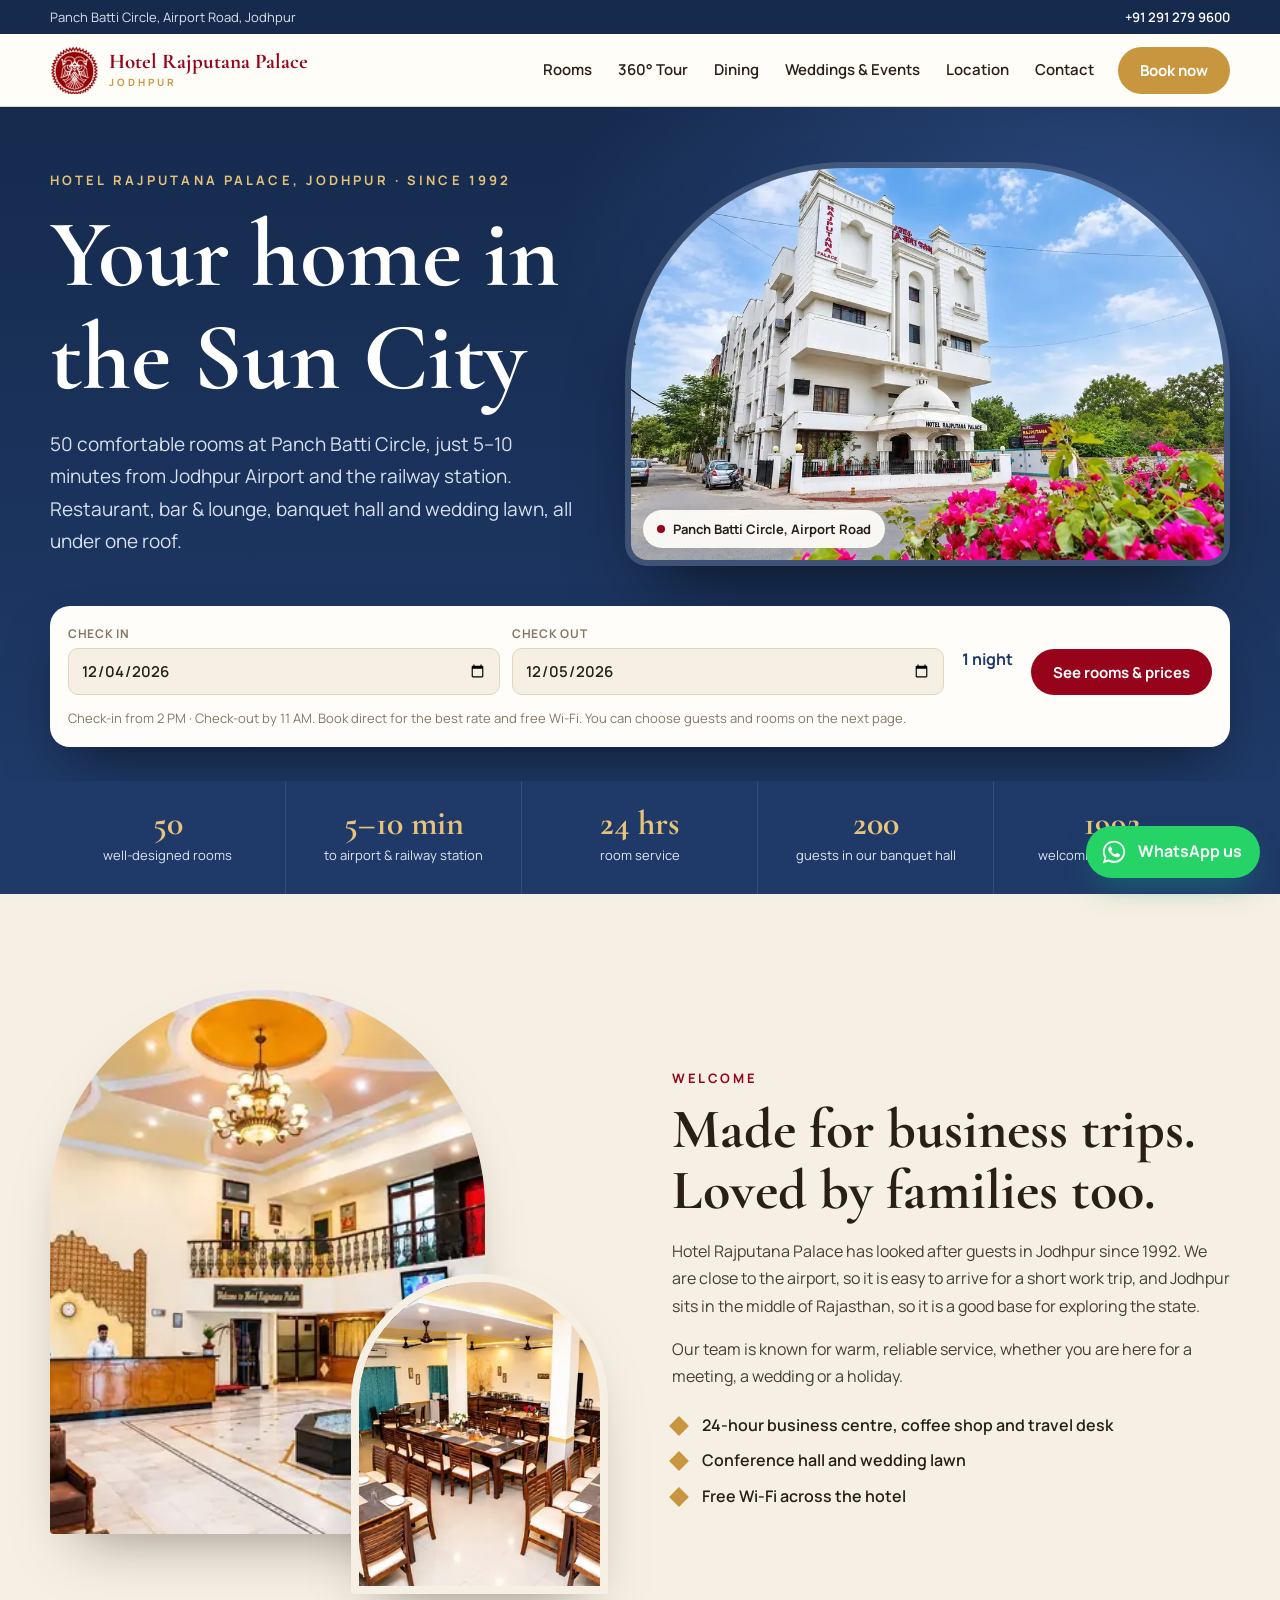
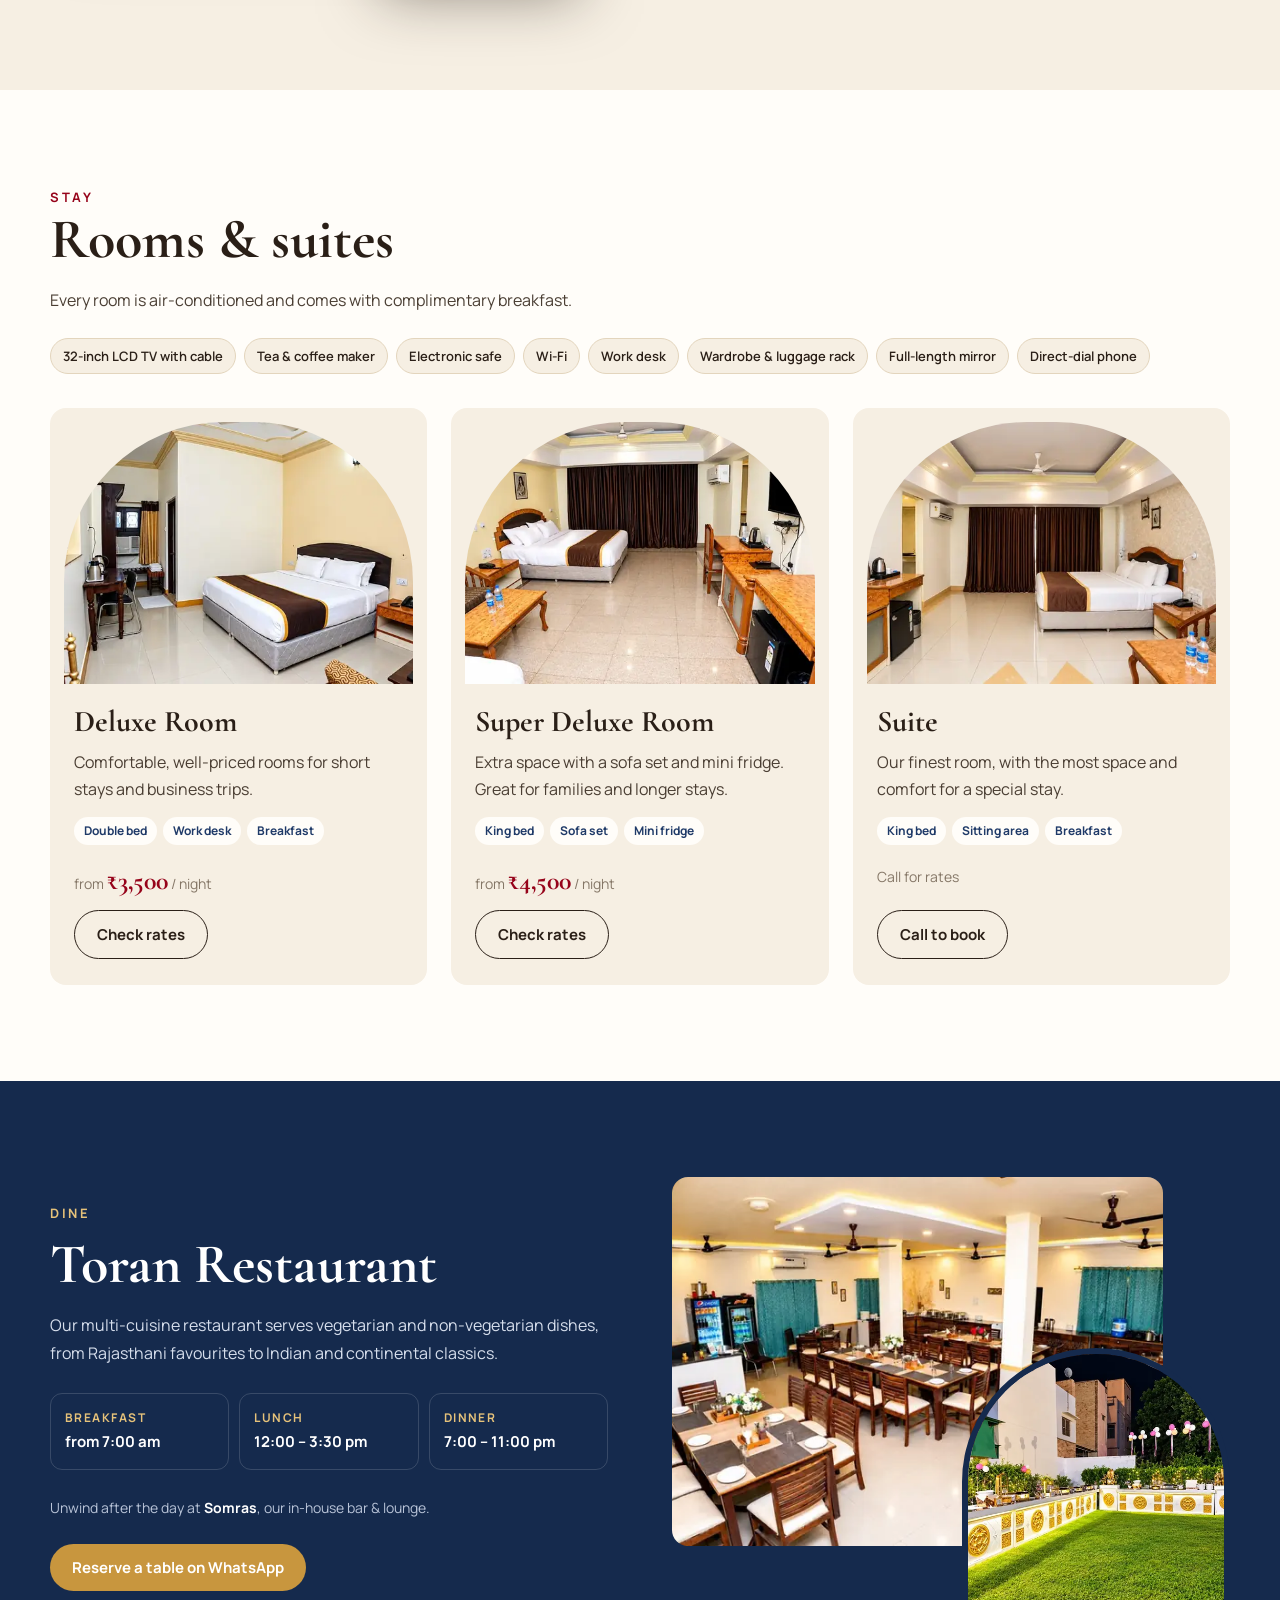
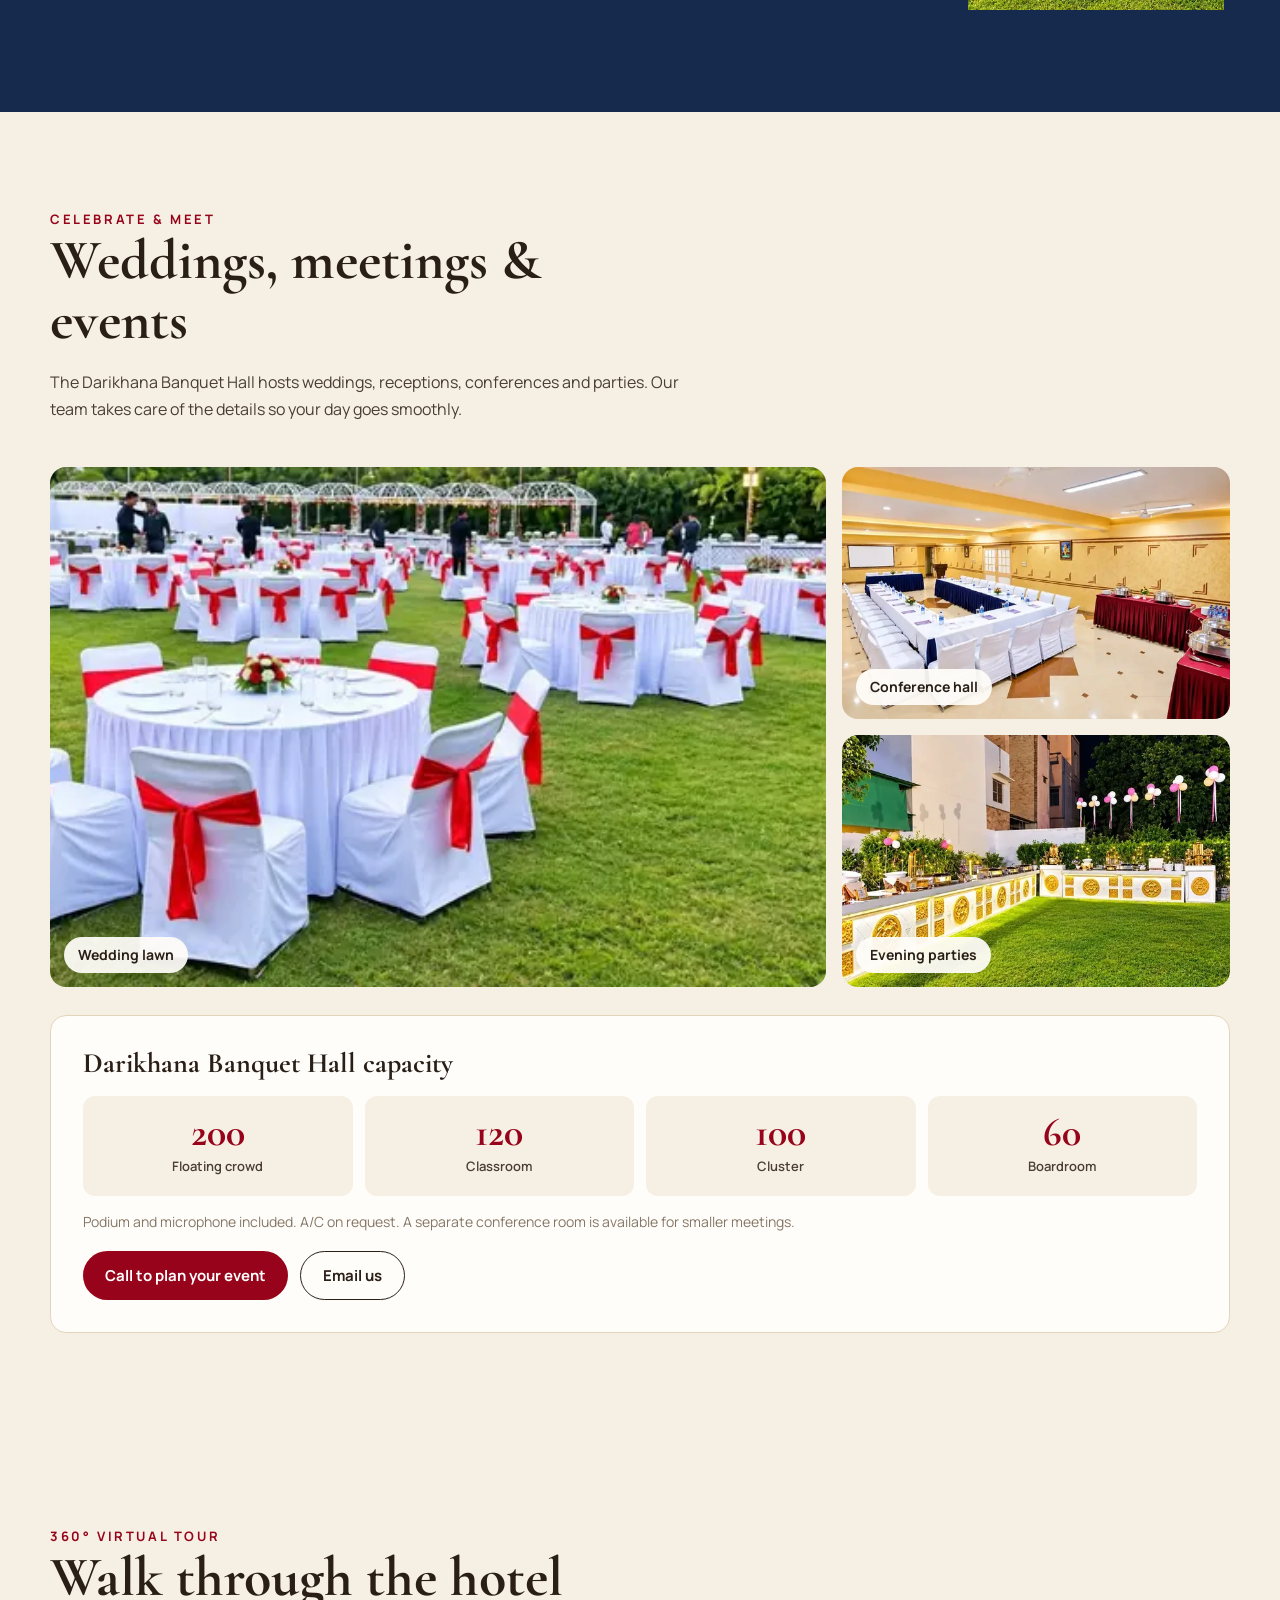
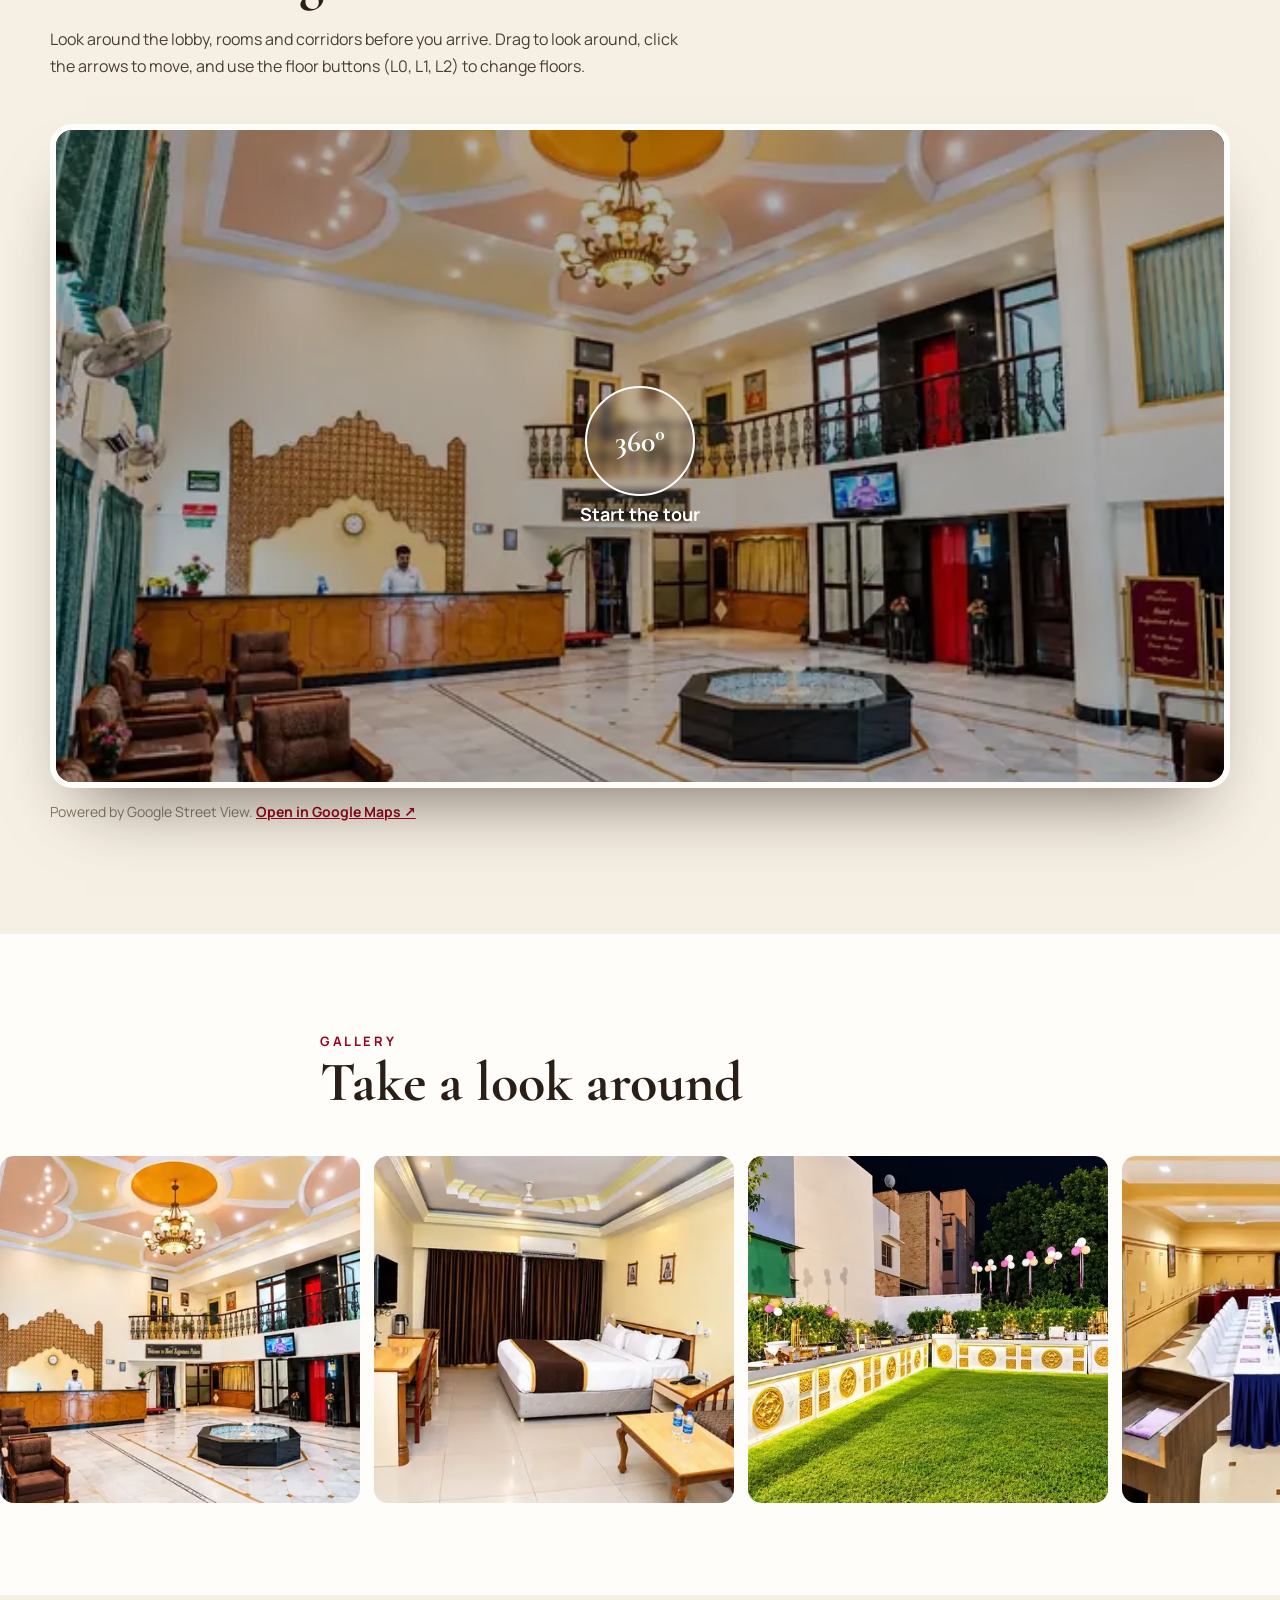
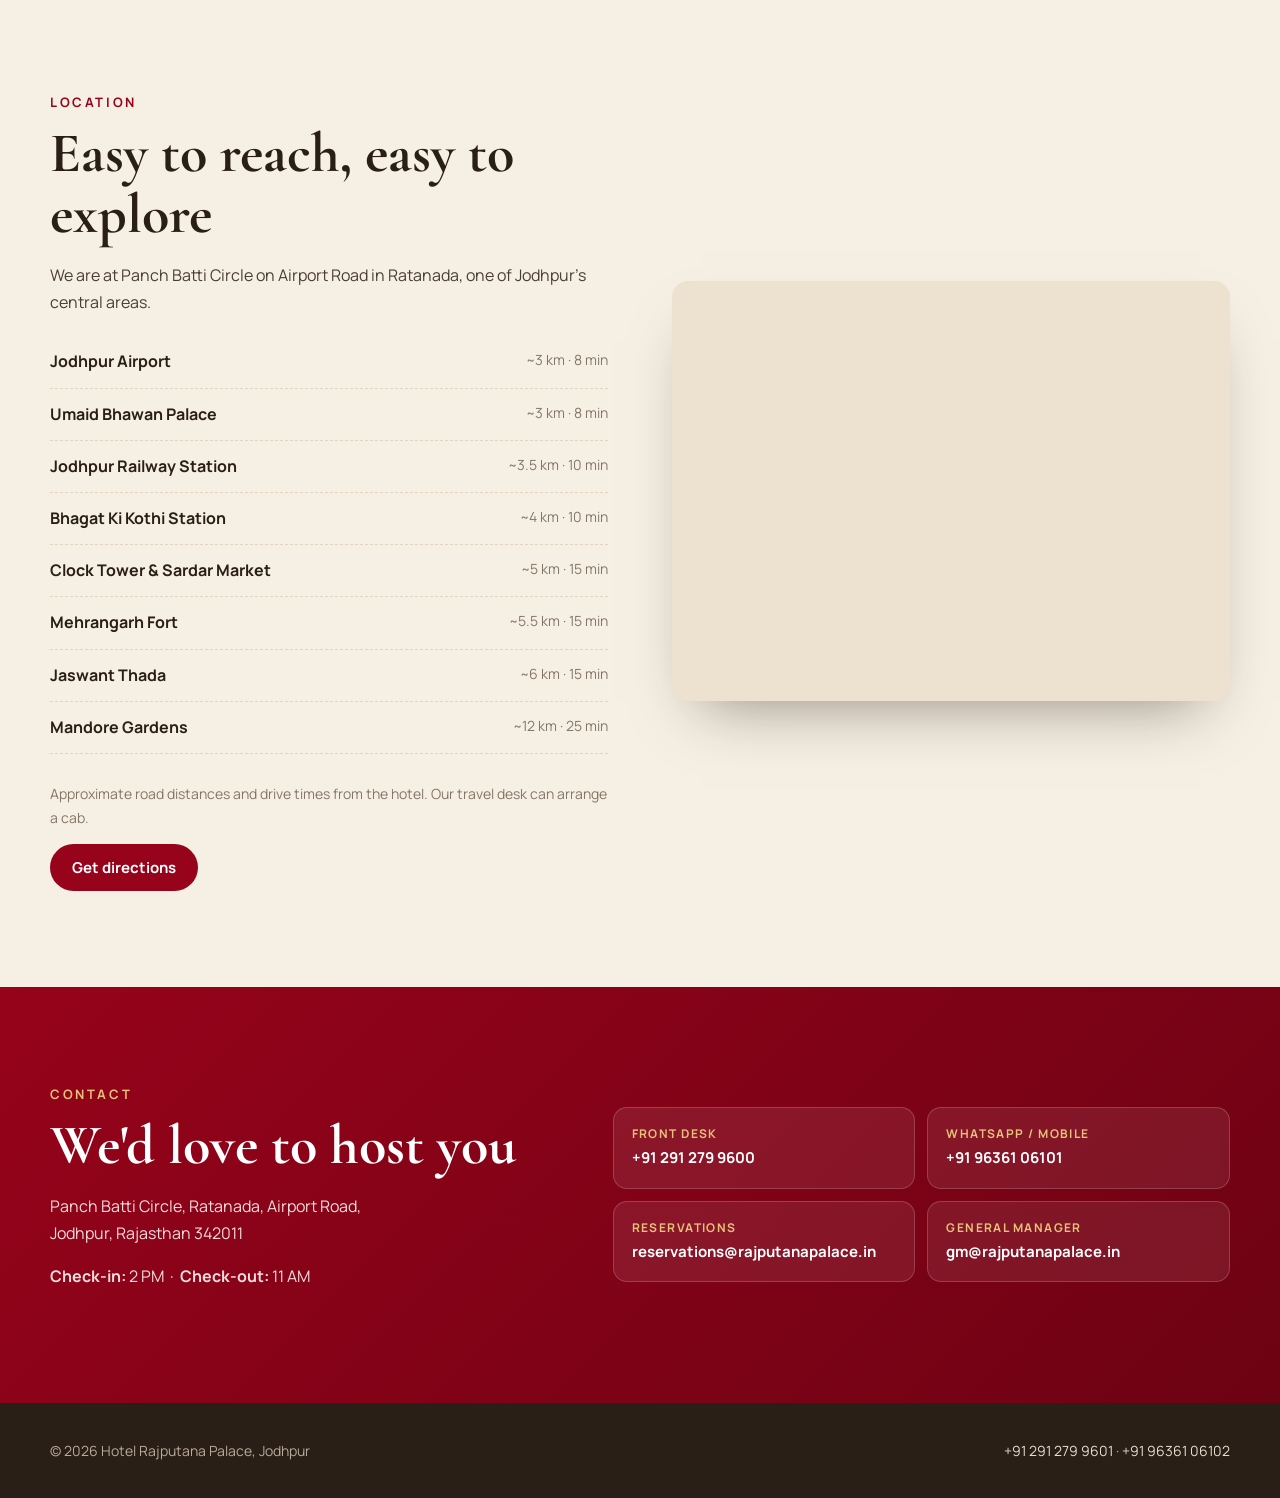
<file: index.html>
<!doctype html>
<html lang="en">
<head>
<meta charset="utf-8">
<meta name="viewport" content="width=device-width, initial-scale=1">
<title>Hotel Rajputana Palace Jodhpur | 3-Star Hotel near Airport</title>
<meta name="description" content="3-star hotel at Panch Batti Circle, Jodhpur, 5–10 min from the airport. 50 rooms, restaurant, bar &amp; lounge, banquet hall and wedding lawn. Book direct.">
<meta property="og:type" content="website">
<meta property="og:site_name" content="Hotel Rajputana Palace">
<meta property="og:title" content="Hotel Rajputana Palace, Jodhpur · Since 1992">
<meta property="og:description" content="50 comfortable rooms at Panch Batti Circle, 5–10 minutes from Jodhpur Airport. Restaurant, bar &amp; lounge, banquet hall and wedding lawn. Book direct for the best rate.">
<meta property="og:url" content="https://rajputanapalace.in/">
<meta property="og:image" content="https://rajputanapalace.in/og-image.jpg">
<meta property="og:image:secure_url" content="https://rajputanapalace.in/og-image.jpg">
<meta property="og:image:type" content="image/jpeg">
<meta property="og:image:width" content="1200">
<meta property="og:image:height" content="630">
<meta property="og:image:alt" content="Hotel Rajputana Palace building in Jodhpur with pink bougainvillea">
<meta property="og:locale" content="en_IN">
<meta name="twitter:card" content="summary_large_image">
<meta name="twitter:title" content="Hotel Rajputana Palace, Jodhpur · Since 1992">
<meta name="twitter:description" content="50 rooms, restaurant, bar &amp; lounge, banquet hall and wedding lawn, 5–10 minutes from Jodhpur Airport.">
<meta name="twitter:image" content="https://rajputanapalace.in/og-image.jpg">
<link rel="canonical" href="https://rajputanapalace.in/">
<meta name="theme-color" content="#1f3a68">
<link rel="preload" as="image" href="assets/new/hero-exterior-clean-1000.webp" imagesrcset="assets/new/hero-exterior-clean-600.webp 600w, assets/new/hero-exterior-clean-1000.webp 1000w, assets/new/hero-exterior-clean.webp 1600w" imagesizes="(max-width:900px) 100vw, 50vw" fetchpriority="high">
<link rel="icon" href="assets/new/emblem.png">
<link rel="preconnect" href="https://fonts.googleapis.com">
<link rel="preconnect" href="https://fonts.gstatic.com" crossorigin>
<link href="https://fonts.googleapis.com/css2?family=Cormorant+Garamond:wght@500;600;700&family=Manrope:wght@400;500;600;700&display=swap" rel="stylesheet">
<link rel="stylesheet" href="styles.css?v=20261121">
<script type="application/ld+json">
{
 "@context": "https://schema.org",
 "@type": "Hotel",
 "name": "Hotel Rajputana Palace",
 "url": "https://rajputanapalace.in/",
 "image": [
  "https://rajputanapalace.in/og-image.jpg",
  "https://rajputanapalace.in/assets/new/hero-exterior-crop.jpg",
  "https://rajputanapalace.in/assets/new/lobby-hd.jpg"
 ],
 "logo": "https://rajputanapalace.in/assets/new/emblem.png",
 "description": "3-star hotel in Jodhpur at Panch Batti Circle, 5–10 minutes from Jodhpur Airport and the railway station, with 50 rooms, a restaurant, bar & lounge, banquet hall and wedding lawn.",
 "starRating": {
  "@type": "Rating",
  "ratingValue": "3"
 },
 "numberOfRooms": 50,
 "checkinTime": "14:00",
 "checkoutTime": "11:00",
 "foundingDate": "1992",
 "priceRange": "₹3,500 – ₹4,800",
 "currenciesAccepted": "INR",
 "telephone": "+91-291-2799600",
 "email": "reservations@rajputanapalace.in",
 "address": {
  "@type": "PostalAddress",
  "streetAddress": "Panch Batti Circle, Ratanada, Airport Road",
  "addressLocality": "Jodhpur",
  "addressRegion": "Rajasthan",
  "postalCode": "342011",
  "addressCountry": "IN"
 },
 "geo": {
  "@type": "GeoCoordinates",
  "latitude": 26.2664596,
  "longitude": 73.0381709
 },
 "hasMap": "https://www.google.com/maps/search/?api=1&query=Hotel+Rajputana+Palace+Jodhpur",
 "amenityFeature": [
  {
   "@type": "LocationFeatureSpecification",
   "name": "Free Wi-Fi",
   "value": true
  },
  {
   "@type": "LocationFeatureSpecification",
   "name": "Air conditioning",
   "value": true
  },
  {
   "@type": "LocationFeatureSpecification",
   "name": "Complimentary breakfast",
   "value": true
  },
  {
   "@type": "LocationFeatureSpecification",
   "name": "24-hour room service",
   "value": true
  },
  {
   "@type": "LocationFeatureSpecification",
   "name": "Restaurant",
   "value": true
  },
  {
   "@type": "LocationFeatureSpecification",
   "name": "Bar & lounge",
   "value": true
  },
  {
   "@type": "LocationFeatureSpecification",
   "name": "Banquet hall",
   "value": true
  },
  {
   "@type": "LocationFeatureSpecification",
   "name": "Conference hall",
   "value": true
  },
  {
   "@type": "LocationFeatureSpecification",
   "name": "Wedding lawn",
   "value": true
  },
  {
   "@type": "LocationFeatureSpecification",
   "name": "24-hour business centre",
   "value": true
  },
  {
   "@type": "LocationFeatureSpecification",
   "name": "Travel desk",
   "value": true
  },
  {
   "@type": "LocationFeatureSpecification",
   "name": "Electronic safe in rooms",
   "value": true
  }
 ],
 "potentialAction": {
  "@type": "ReserveAction",
  "target": "https://reservations.hotel-spider.com/036655c560053c06?propertyId=420"
 },
 "containsPlace": {
  "@type": "Restaurant",
  "name": "Toran Restaurant",
  "servesCuisine": [
   "Indian",
   "Rajasthani",
   "Continental"
  ]
 }
}
</script>
</head>
<body>

<header class="top" id="top">
  <div class="bar">
    <div class="wrap bar-in">
      <span>Panch Batti Circle, Airport Road, Jodhpur</span>
      <a href="tel:+912912799600">+91 291 279 9600</a>
    </div>
  </div>
  <div class="wrap nav-in">
    <a class="brand" href="#top" aria-label="Hotel Rajputana Palace, home">
      <img src="assets/new/emblem-120.webp" alt="" width="120" height="117"><span class="brand-name">Hotel Rajputana Palace<small>Jodhpur</small></span>
    </a>
    <nav class="links" aria-label="Main">
      <a href="#rooms">Rooms</a>
      <a href="#tour">360° Tour</a>
      <a href="#dining">Dining</a>
      <a href="#events">Weddings & Events</a>
      <a href="#location">Location</a>
      <a href="#contact">Contact</a>
    </nav>
    <a class="btn gold nav-book" href="#book">Book now</a>
    <button class="burger" aria-label="Open menu" aria-expanded="false"><span></span><span></span></button>
  </div>
</header>

<main>
  <!-- HERO -->
  <section class="hero">
    <div class="wrap hero-in">
      <div class="hero-text">
        <h1><span class="kicker">Hotel Rajputana Palace, Jodhpur · Since 1992</span>Your home in<br>the Sun City</h1>
        <p class="lead">50 comfortable rooms at Panch Batti Circle, just 5–10 minutes from Jodhpur Airport and the railway station. Restaurant, bar &amp; lounge, banquet hall and wedding lawn, all under one roof.</p>
      </div>
      <figure class="hero-photo">
        <img class="hero-img" fetchpriority="high" src="assets/new/hero-exterior-clean.webp" srcset="assets/new/hero-exterior-clean-600.webp 600w, assets/new/hero-exterior-clean-1000.webp 1000w, assets/new/hero-exterior-clean.webp 1600w" sizes="(max-width:900px) 100vw, 50vw" alt="Hotel Rajputana Palace building under a blue sky with pink bougainvillea in front" width="1600" height="1067">
        <figcaption><span class="dot"></span>Panch Batti Circle, Airport Road</figcaption>
      </figure>
    </div>

    <form class="booking wrap" id="book" action="https://reservations.hotel-spider.com/036655c560053c06" target="_blank" rel="noopener">
      <label><span>Check in</span><input type="date" name="checkIn" id="checkin" required></label>
      <label><span>Check out</span><input type="date" name="checkOut" id="checkout" required></label>
      <input type="hidden" name="propertyId" value="420">
      <p class="nights" id="nights">1 night</p>
      <button class="btn maroon" type="submit">See rooms & prices</button>
      <p class="book-note">Check-in from 2 PM · Check-out by 11 AM. Book direct for the best rate and free Wi-Fi. You can choose guests and rooms on the next page.</p>
    </form>
  </section>

  <!-- FACTS -->
  <section class="facts">
    <div class="wrap facts-in">
      <div><b>50</b><span>well-designed rooms</span></div>
      <div><b>5–10 min</b><span>to airport &amp; railway station</span></div>
      <div><b>24 hrs</b><span>room service</span></div>
      <div><b>200</b><span>guests in our banquet hall</span></div>
      <div><b>1992</b><span>welcoming guests since</span></div>
    </div>
  </section>

  <!-- WELCOME -->
  <section class="section welcome">
    <div class="wrap split">
      <div class="arch-pair">
        <img decoding="async" class="arch" src="assets/new/lobby-hd.webp" srcset="assets/new/lobby-hd-600.webp 600w, assets/new/lobby-hd-1000.webp 1000w, assets/new/lobby-hd.webp 1535w" sizes="(max-width:900px) 78vw, 440px" alt="Grand double-height lobby with a chandelier, fountain and reception desk" width="1535" height="1025" loading="lazy">
        <img decoding="async" class="arch small" src="assets/new/restaurant.webp" srcset="assets/new/restaurant-600.webp 600w, assets/new/restaurant-1000.webp 1000w, assets/new/restaurant.webp 1526w" sizes="(max-width:900px) 46vw, 260px" alt="Restaurant with wooden tables set for guests" width="1526" height="1031" loading="lazy">
      </div>
      <div>
        <p class="eyebrow">Welcome</p>
        <h2>Made for business trips.<br>Loved by families too.</h2>
        <p>Hotel Rajputana Palace has looked after guests in Jodhpur since 1992. We are close to the airport, so it is easy to arrive for a short work trip, and Jodhpur sits in the middle of Rajasthan, so it is a good base for exploring the state.</p>
        <p>Our team is known for warm, reliable service, whether you are here for a meeting, a wedding or a holiday.</p>
        <ul class="ticks">
          <li>24-hour business centre, coffee shop and travel desk</li>
          <li>Conference hall and wedding lawn</li>
          <li>Free Wi-Fi across the hotel</li>
        </ul>
      </div>
    </div>
  </section>

  <!-- ROOMS -->
  <section class="section rooms" id="rooms">
    <div class="wrap">
      <div class="head">
        <p class="eyebrow">Stay</p>
        <h2>Rooms & suites</h2>
        <p>Every room is air-conditioned and comes with complimentary breakfast.</p>
      </div>
      <ul class="amen">
        <li>32-inch LCD TV with cable</li><li>Tea &amp; coffee maker</li><li>Electronic safe</li><li>Wi-Fi</li>
        <li>Work desk</li><li>Wardrobe &amp; luggage rack</li><li>Full-length mirror</li><li>Direct-dial phone</li>
      </ul>
      <div class="room-grid">
        <article class="room">
          <div class="room-img"><img decoding="async" src="assets/new/room-deluxe.webp" srcset="assets/new/room-deluxe-600.webp 600w, assets/new/room-deluxe-1000.webp 1000w, assets/new/room-deluxe.webp 1535w" sizes="(max-width:900px) 100vw, 400px" alt="Deluxe room with a king bed, writing desk and tea set" width="1535" height="1024" loading="lazy"></div>
          <div class="room-body">
            <h3>Deluxe Room</h3>
            <p>Comfortable, well-priced rooms for short stays and business trips.</p>
            <ul class="mini"><li>Double bed</li><li>Work desk</li><li>Breakfast</li></ul>
            <p class="price">from <b>₹3,500</b> / night</p>
            <a class="btn line book-link" href="#book">Check rates</a>
          </div>
        </article>
        <article class="room">
          <div class="room-img"><img decoding="async" src="assets/new/room-super-deluxe.webp" srcset="assets/new/room-super-deluxe-600.webp 600w, assets/new/room-super-deluxe-1000.webp 1000w, assets/new/room-super-deluxe.webp 1535w" sizes="(max-width:900px) 100vw, 400px" alt="Spacious Super Deluxe room with king bed, sofa set, mini fridge and TV" width="1535" height="1024" loading="lazy"></div>
          <div class="room-body">
            <h3>Super Deluxe Room</h3>
            <p>Extra space with a sofa set and mini fridge. Great for families and longer stays.</p>
            <ul class="mini"><li>King bed</li><li>Sofa set</li><li>Mini fridge</li></ul>
            <p class="price">from <b>₹4,500</b> / night</p>
            <a class="btn line book-link" href="#book">Check rates</a>
          </div>
        </article>
        <article class="room">
          <div class="room-img"><img decoding="async" src="assets/new/room-suite.webp" srcset="assets/new/room-suite-600.webp 600w, assets/new/room-suite-1000.webp 1000w, assets/new/room-suite.webp 1535w" sizes="(max-width:900px) 100vw, 400px" alt="Suite with damask wallpaper, king bed, sitting area and mini fridge" width="1535" height="1025" loading="lazy"></div>
          <div class="room-body">
            <h3>Suite</h3>
            <p>Our finest room, with the most space and comfort for a special stay.</p>
            <ul class="mini"><li>King bed</li><li>Sitting area</li><li>Breakfast</li></ul>
            <p class="price">Call for rates</p>
            <a class="btn line" href="tel:+912912799600">Call to book</a>
          </div>
        </article>
      </div>
    </div>
  </section>

  <!-- DINING -->
  <section class="section dining" id="dining">
    <div class="wrap split rev">
      <div>
        <p class="eyebrow light">Dine</p>
        <h2>Toran Restaurant</h2>
        <p>Our multi-cuisine restaurant serves vegetarian and non-vegetarian dishes, from Rajasthani favourites to Indian and continental classics.</p>
        <div class="timings">
          <div><span>Breakfast</span><b>from 7:00 am</b></div>
          <div><span>Lunch</span><b>12:00 – 3:30 pm</b></div>
          <div><span>Dinner</span><b>7:00 – 11:00 pm</b></div>
        </div>
        <p class="small">Unwind after the day at <b>Somras</b>, our in-house bar &amp; lounge.</p>
        <a class="btn gold" href="https://wa.me/919636106101?text=Hello%20Hotel%20Rajputana%20Palace%2C%20I%20would%20like%20to%20reserve%20a%20table%20at%20Toran%20Restaurant.%20Date%3A%20%20%20Time%3A%20%20%20Number%20of%20guests%3A%20" target="_blank" rel="noopener">Reserve a table on WhatsApp</a>
      </div>
      <div class="dine-imgs">
        <img decoding="async" src="assets/new/restaurant.webp" srcset="assets/new/restaurant-600.webp 600w, assets/new/restaurant-1000.webp 1000w, assets/new/restaurant.webp 1526w" sizes="(max-width:900px) 100vw, 400px" alt="Restaurant with wooden tables, buffet counter and teal curtains" width="1526" height="1031" loading="lazy">
        <img decoding="async" src="assets/new/lawn-night.webp" srcset="assets/new/lawn-night-600.webp 600w, assets/new/lawn-night-1000.webp 1000w, assets/new/lawn-night.webp 1374w" sizes="(max-width:900px) 100vw, 400px" alt="Buffet counters with gold carvings set up on the lawn at night" width="1374" height="1145" loading="lazy">
      </div>
    </div>
  </section>

  <!-- EVENTS -->
  <section class="section events" id="events">
    <div class="wrap">
      <div class="head">
        <p class="eyebrow">Celebrate & meet</p>
        <h2>Weddings, meetings & events</h2>
        <p>The Darikhana Banquet Hall hosts weddings, receptions, conferences and parties. Our team takes care of the details so your day goes smoothly.</p>
      </div>

      <div class="events-grid">
        <figure class="ev big"><img decoding="async" src="assets/new/lawn-wedding.webp" srcset="assets/new/lawn-wedding-600.webp 600w, assets/new/lawn-wedding-1000.webp 1000w, assets/new/lawn-wedding.webp 1600w" sizes="(max-width:900px) 100vw, 400px" alt="Wedding lawn with round tables, white chair covers and red sashes" width="1600" height="796" loading="lazy"><figcaption>Wedding lawn</figcaption></figure>
        <figure class="ev"><img decoding="async" src="assets/new/conference-2.webp" srcset="assets/new/conference-2-600.webp 600w, assets/new/conference-2-1000.webp 1000w, assets/new/conference-2.webp 1536w" sizes="(max-width:900px) 100vw, 400px" alt="Conference hall with U-shaped tables, projector screen and buffet" width="1536" height="1024" loading="lazy"><figcaption>Conference hall</figcaption></figure>
        <figure class="ev"><img decoding="async" src="assets/new/lawn-night.webp" srcset="assets/new/lawn-night-600.webp 600w, assets/new/lawn-night-1000.webp 1000w, assets/new/lawn-night.webp 1374w" sizes="(max-width:900px) 100vw, 400px" alt="Lawn buffet with gold-carved counters, fairy lights and balloons at night" width="1374" height="1145" loading="lazy"><figcaption>Evening parties</figcaption></figure>
      </div>

      <div class="capacity">
        <h3>Darikhana Banquet Hall capacity</h3>
        <div class="cap-grid">
          <div><b>200</b><span>Floating crowd</span></div>
          <div><b>120</b><span>Classroom</span></div>
          <div><b>100</b><span>Cluster</span></div>
          <div><b>60</b><span>Boardroom</span></div>
        </div>
        <p class="small">Podium and microphone included. A/C on request. A separate conference room is available for smaller meetings.</p>
        <div class="cta-row">
          <a class="btn maroon" href="tel:+912912799600">Call to plan your event</a>
          <a class="btn line" href="mailto:reservations@rajputanapalace.in?subject=Event%20enquiry">Email us</a>
        </div>
      </div>
    </div>
  </section>

  <!-- 360 TOUR -->
  <section class="section tour" id="tour">
    <div class="wrap">
      <div class="head">
        <p class="eyebrow">360° virtual tour</p>
        <h2>Walk through the hotel</h2>
        <p>Look around the lobby, rooms and corridors before you arrive. Drag to look around, click the arrows to move, and use the floor buttons (L0, L1, L2) to change floors.</p>
      </div>
      <div class="tour-frame" id="tourFrame" data-src="https://www.google.com/maps/embed?pb=!4v1794983730909!6m8!1m7!1sCAoSHENJQUJJaEQ3OW9iVXpSblBOdlFWS25UeXZCb3o.!2m2!1d26.26653474271916!2d73.03814876378651!3f160!4f0!5f0.7820865974627469">
        <button class="tour-start" type="button" aria-label="Start the 360 degree virtual tour">
          <img decoding="async" src="assets/new/lobby-hd.webp" srcset="assets/new/lobby-hd-600.webp 600w, assets/new/lobby-hd-1000.webp 1000w, assets/new/lobby-hd.webp 1535w" sizes="(max-width:900px) 100vw, 400px" alt="" width="1535" height="1025" loading="lazy">
          <span class="tour-play"><b>360°</b>Start the tour</span>
        </button>
      </div>
      <p class="small tour-note">Powered by Google Street View. <a href="https://www.google.com/maps/search/?api=1&query=Hotel+Rajputana+Palace+Jodhpur" target="_blank" rel="noopener">Open in Google Maps ↗</a></p>
    </div>
  </section>

  <!-- GALLERY -->
  <section class="section gallery-sec" id="gallery">
    <div class="wrap head">
      <p class="eyebrow">Gallery</p>
      <h2>Take a look around</h2>
    </div>
    <div class="gallery" id="galleryStrip">
      <button><img decoding="async" src="assets/new/lobby-hd.webp" srcset="assets/new/lobby-hd-600.webp 600w, assets/new/lobby-hd-1000.webp 1000w, assets/new/lobby-hd.webp 1535w" sizes="(max-width:640px) 78vw, 360px" alt="Lobby with chandelier and fountain" loading="lazy"></button>
      <button><img decoding="async" src="assets/new/room-4.webp" srcset="assets/new/room-4-600.webp 600w, assets/new/room-4-1000.webp 1000w, assets/new/room-4.webp 1536w" sizes="(max-width:640px) 78vw, 360px" alt="Room with king bed and sitting area" loading="lazy"></button>
      <button><img decoding="async" src="assets/new/lawn-night.webp" srcset="assets/new/lawn-night-600.webp 600w, assets/new/lawn-night-1000.webp 1000w, assets/new/lawn-night.webp 1374w" sizes="(max-width:640px) 78vw, 360px" alt="Lawn buffet at night" loading="lazy"></button>
      <button><img decoding="async" src="assets/new/conference-1.webp" srcset="assets/new/conference-1-600.webp 600w, assets/new/conference-1-1000.webp 1000w, assets/new/conference-1.webp 1537w" sizes="(max-width:640px) 78vw, 360px" alt="Conference hall with podium and U-shaped tables" loading="lazy"></button>
      <button><img decoding="async" src="assets/new/room-5.webp" srcset="assets/new/room-5-600.webp 600w, assets/new/room-5-1000.webp 1000w, assets/new/room-5.webp 1600w" sizes="(max-width:640px) 78vw, 360px" alt="Room with double bed and work desk" loading="lazy"></button>
      <button><img decoding="async" src="assets/new/bath-1.webp" srcset="assets/new/bath-1-600.webp 600w, assets/new/bath-1-1000.webp 1000w, assets/new/bath-1.webp 1024w" sizes="(max-width:640px) 78vw, 360px" alt="Bathroom with vessel basin and marble counter" loading="lazy"></button>
      <button><img decoding="async" src="assets/new/restaurant.webp" srcset="assets/new/restaurant-600.webp 600w, assets/new/restaurant-1000.webp 1000w, assets/new/restaurant.webp 1526w" sizes="(max-width:640px) 78vw, 360px" alt="Restaurant" loading="lazy"></button>
      <button><img decoding="async" src="assets/new/room-6.webp" srcset="assets/new/room-6-600.webp 600w, assets/new/room-6-1000.webp 1000w, assets/new/room-6.webp 1535w" sizes="(max-width:640px) 78vw, 360px" alt="Room with king bed and armchairs" loading="lazy"></button>
      <button><img decoding="async" src="assets/new/bath-2.webp" srcset="assets/new/bath-2-600.webp 600w, assets/new/bath-2-1000.webp 1000w, assets/new/bath-2.webp 1024w" sizes="(max-width:640px) 78vw, 360px" alt="Bathroom with yellow and cream tiles" loading="lazy"></button>
      <button><img decoding="async" src="assets/darikhana-2.webp" srcset="assets/darikhana-2-600.webp 600w, assets/darikhana-2.webp 960w" sizes="(max-width:640px) 78vw, 360px" alt="Wedding stage with carved royal chairs" loading="lazy"></button>
    </div>
  </section>

  <!-- LOCATION -->
  <section class="section location" id="location">
    <div class="wrap split">
      <div>
        <p class="eyebrow">Location</p>
        <h2>Easy to reach, easy to explore</h2>
        <p>We are at Panch Batti Circle on Airport Road in Ratanada, one of Jodhpur's central areas.</p>
        <ul class="places">
          <li><b>Jodhpur Airport</b><span>~3 km · 8 min</span></li>
          <li><b>Umaid Bhawan Palace</b><span>~3 km · 8 min</span></li>
          <li><b>Jodhpur Railway Station</b><span>~3.5 km · 10 min</span></li>
          <li><b>Bhagat Ki Kothi Station</b><span>~4 km · 10 min</span></li>
          <li><b>Clock Tower &amp; Sardar Market</b><span>~5 km · 15 min</span></li>
          <li><b>Mehrangarh Fort</b><span>~5.5 km · 15 min</span></li>
          <li><b>Jaswant Thada</b><span>~6 km · 15 min</span></li>
          <li><b>Mandore Gardens</b><span>~12 km · 25 min</span></li>
        </ul>
        <p class="small">Approximate road distances and drive times from the hotel. Our travel desk can arrange a cab.</p>
        <a class="btn maroon" href="https://www.google.com/maps/search/?api=1&query=Hotel+Rajputana+Palace+Panch+Batti+Circle+Jodhpur" target="_blank" rel="noopener">Get directions</a>
      </div>
      <div class="map">
        <iframe title="Map showing Hotel Rajputana Palace, Jodhpur" src="https://www.google.com/maps?q=Hotel+Rajputana+Palace,+Panch+Batti+Circle,+Jodhpur&output=embed" loading="lazy" referrerpolicy="no-referrer-when-downgrade"></iframe>
      </div>
    </div>
  </section>

  <!-- CONTACT -->
  <section class="section contact" id="contact">
    <div class="wrap contact-in">
      <div>
        <p class="eyebrow light">Contact</p>
        <h2>We'd love to host you</h2>
        <p>Panch Batti Circle, Ratanada, Airport Road,<br>Jodhpur, Rajasthan 342011</p>
        <p><b>Check-in:</b> 2 PM &nbsp;·&nbsp; <b>Check-out:</b> 11 AM</p>
      </div>
      <div class="c-cards">
        <a href="tel:+912912799600"><span>Front desk</span><b>+91 291 279 9600</b></a>
        <a href="https://wa.me/919636106101?text=Hello%20Hotel%20Rajputana%20Palace%2C%20I%20would%20like%20to%20enquire%20about%20a%20booking." target="_blank" rel="noopener"><span>WhatsApp / Mobile</span><b>+91 96361 06101</b></a>
        <a href="mailto:reservations@rajputanapalace.in"><span>Reservations</span><b>reservations@rajputanapalace.in</b></a>
        <a href="mailto:gm@rajputanapalace.in"><span>General Manager</span><b>gm@rajputanapalace.in</b></a>
      </div>
    </div>
  </section>
</main>

<footer class="foot">
  <div class="wrap foot-in">
    <p>© 2026 Hotel Rajputana Palace, Jodhpur</p>
    <p><a href="tel:+912912799601">+91 291 279 9601</a> · <a href="tel:+919636106102">+91 96361 06102</a></p>
  </div>
</footer>

<a class="wa-float" href="https://wa.me/919636106101?text=Hello%20Hotel%20Rajputana%20Palace%2C%20I%20would%20like%20to%20enquire%20about%20a%20booking." target="_blank" rel="noopener" aria-label="Chat with us on WhatsApp">
  <svg viewBox="0 0 32 32" width="28" height="28" aria-hidden="true"><path fill="#fff" d="M16 3C9 3 3.3 8.6 3.3 15.6c0 2.5.7 4.8 2 6.9L3 29l6.7-2.2c2 1.1 4.2 1.7 6.3 1.7 7 0 12.7-5.6 12.7-12.6S23 3 16 3zm0 23.1c-2 0-3.9-.6-5.6-1.6l-.4-.2-4 1.3 1.3-3.9-.3-.4c-1.1-1.7-1.7-3.7-1.7-5.7C5.3 9.8 10.1 5 16 5s10.7 4.8 10.7 10.6S21.9 26.1 16 26.1zm5.9-7.9c-.3-.2-1.9-.9-2.2-1s-.5-.2-.7.2-.8 1-1 1.2-.4.2-.7.1c-.3-.2-1.4-.5-2.6-1.6-1-.9-1.6-1.9-1.8-2.2s0-.5.1-.6l.5-.6c.2-.2.2-.3.3-.5s0-.4 0-.6-.7-1.7-1-2.3c-.3-.6-.5-.5-.7-.5h-.6c-.2 0-.6.1-.9.4s-1.2 1.1-1.2 2.7 1.2 3.1 1.4 3.3 2.4 3.6 5.7 5c.8.3 1.4.5 1.9.7.8.3 1.5.2 2.1.1.6-.1 1.9-.8 2.2-1.5s.3-1.4.2-1.5c-.1-.2-.3-.3-.6-.4z"/></svg>
  <span>WhatsApp us</span>
</a>

<div class="mobile-bar">
  <a href="tel:+912912799600">Call</a>
  <a href="https://wa.me/919636106101?text=Hello%20Hotel%20Rajputana%20Palace%2C%20I%20would%20like%20to%20enquire%20about%20a%20booking." target="_blank" rel="noopener" class="mb-wa">WhatsApp</a>
  <a href="#book" class="mb-book">Book now</a>
</div>

<dialog class="lightbox" id="lightbox">
  <button class="lb-close" aria-label="Close">×</button>
  <img alt="">
</dialog>

<script src="app.js?v=20261120c"></script>
</body>
</html>
</file>
<file: styles.css>
:root{
  --sand:#f6efe3; --sand2:#ede2cf; --card:#fffdf9; --ink:#2a1f17; --text:#4a3e33; --muted:#857767;
  --blue:#1f3a68; --blue-d:#152a4d; --maroon:#96031a; --gold:#c8963e; --gold-l:#e6c27a; --line:#e3d5bd;
  --r:16px;
}
*{box-sizing:border-box}
html{scroll-behavior:smooth;scroll-padding-top:90px}
body{margin:0;background:var(--sand);color:var(--text);font:16px/1.7 Manrope,system-ui,sans-serif;-webkit-font-smoothing:antialiased}
img{max-width:100%;display:block;height:auto}
a{color:inherit}
h1,h2,h3{font-family:"Cormorant Garamond",Georgia,serif;color:var(--ink);margin:0;font-weight:700;line-height:1.08}
.wrap{width:min(1180px,100% - 32px);margin-inline:auto}

/* header */
.top{position:sticky;top:0;z-index:20;background:#fffdf9f2;backdrop-filter:blur(8px);box-shadow:0 1px 0 var(--line)}
.bar{background:var(--blue-d);color:#d9e1ef;font-size:13px}
.bar-in{display:flex;justify-content:space-between;gap:12px;padding:6px 0}
.bar a{text-decoration:none;font-weight:600;color:#fff}
.nav-in{display:flex;align-items:center;gap:24px;height:72px}
.brand{display:flex;align-items:center;gap:10px;text-decoration:none}
.brand img{height:48px;width:auto}
.brand-name{font:700 21px/1 "Cormorant Garamond";color:var(--maroon);display:flex;flex-direction:column;gap:3px}
.brand-name small{font:700 10px Manrope;letter-spacing:.3em;text-transform:uppercase;color:var(--gold)}
.links{display:flex;gap:26px;margin-left:auto}
.links a{text-decoration:none;font-weight:600;font-size:15px;color:var(--ink);position:relative}
.links a::after{content:"";position:absolute;left:0;right:100%;bottom:-6px;height:2px;background:var(--gold);transition:right .25s}
.links a:hover::after{right:0}
.burger{display:none;background:none;border:0;width:40px;height:40px;cursor:pointer;flex-direction:column;justify-content:center;gap:6px}
.burger span{display:block;height:2px;background:var(--ink);border-radius:2px}

/* buttons */
.btn{display:inline-flex;align-items:center;justify-content:center;gap:8px;padding:13px 22px;border-radius:999px;font:700 15px Manrope;text-decoration:none;border:0;cursor:pointer;transition:transform .15s,filter .15s,background .15s}
.btn:hover{transform:translateY(-2px)}
.btn.gold{background:var(--gold);color:#fff}
.btn.gold:hover{filter:brightness(1.07)}
.btn.maroon{background:var(--maroon);color:#fff}
.btn.maroon:hover{filter:brightness(1.12)}
.btn.line{border:1.5px solid var(--ink);color:var(--ink);background:transparent}
.btn.line:hover{background:var(--ink);color:#fff}

/* hero */
.hero{position:relative;min-height:calc(100vh - 106px);display:flex;flex-direction:column;justify-content:flex-end;padding-bottom:28px;overflow:hidden}
.hero-img{position:absolute;inset:0;width:100%;height:100%;object-fit:cover;animation:zoom 18s ease-out both}
.hero-shade{position:absolute;inset:0;background:linear-gradient(90deg,#15192fcc 0%,#15192f80 40%,#15192f10 75%),linear-gradient(180deg,#15192f10 40%,#15192fcc 100%)}
.hero-in{position:relative;color:#fff;padding:120px 0 36px}
.kicker{margin:0 0 12px;font-weight:700;font-size:13px;letter-spacing:.24em;text-transform:uppercase;color:var(--gold-l)}
.hero h1{color:#fff;font-size:clamp(48px,8vw,96px)}
.lead{max-width:560px;font-size:clamp(16px,1.8vw,19px);color:#ece6dc;margin:18px 0 0}

.booking{position:relative;display:grid;grid-template-columns:1fr 1fr auto auto;gap:12px;align-items:end;background:var(--card);border-radius:20px;padding:18px;box-shadow:0 30px 60px -20px #0008}
.booking label{display:flex;flex-direction:column;gap:4px;font-size:12px;font-weight:700;letter-spacing:.06em;text-transform:uppercase;color:var(--muted)}
.booking input,.booking select{font:600 15px Manrope;color:var(--ink);background:var(--sand);border:1px solid var(--line);border-radius:10px;padding:11px 12px;width:100%}
.booking input:focus,.booking select:focus{outline:2px solid var(--gold);outline-offset:1px}
.booking .btn{height:46px}
.book-note{grid-column:1/-1;margin:0;font-size:13px;color:var(--muted)}

/* facts */
.facts{background:var(--blue);color:#dfe6f2}
.facts-in{display:grid;grid-template-columns:repeat(5,1fr);text-align:center}
.facts-in div{padding:26px 10px;border-right:1px solid #ffffff1a}
.facts-in div:last-child{border:0}
.facts b{display:block;font:700 34px "Cormorant Garamond";color:var(--gold-l);line-height:1}
.facts span{font-size:13px}

/* sections */
.section{padding:96px 0}
.eyebrow{margin:0 0 10px;font-weight:700;font-size:13px;letter-spacing:.2em;text-transform:uppercase;color:var(--maroon)}
.eyebrow.light{color:var(--gold-l)}
.section h2{font-size:clamp(36px,5vw,56px);margin-bottom:18px}
.head{max-width:640px;margin-bottom:44px}
.head p{margin:0}
.small{font-size:14px;color:var(--muted)}
.split{display:grid;grid-template-columns:1fr 1fr;gap:64px;align-items:center}

/* arches */
.arch-pair{position:relative;padding-bottom:60px}
.arch{border-radius:999px 999px 18px 18px;aspect-ratio:4/5;object-fit:cover;width:78%;box-shadow:0 30px 60px -30px #2a1f1780}
.arch.small{position:absolute;right:0;bottom:0;width:46%;aspect-ratio:4/5;border:8px solid var(--sand)}
.ticks{list-style:none;padding:0;margin:22px 0 0}
.ticks li{padding-left:30px;position:relative;margin:8px 0;font-weight:600;color:var(--ink)}
.ticks li::before{content:"";position:absolute;left:0;top:7px;width:14px;height:14px;transform:rotate(45deg);background:var(--gold)}

/* rooms */
.rooms{background:var(--card)}
.room-grid{display:grid;grid-template-columns:repeat(3,1fr);gap:24px}
.room{background:var(--sand);border-radius:var(--r);overflow:hidden;display:flex;flex-direction:column;transition:transform .25s,box-shadow .25s}
.room:hover{transform:translateY(-6px);box-shadow:0 30px 50px -30px #2a1f1770}
.room-img{aspect-ratio:4/3;overflow:hidden;border-radius:160px 160px 0 0;margin:14px 14px 0}
.room-img img{width:100%;height:100%;object-fit:cover;transition:transform .6s}
.room:hover .room-img img{transform:scale(1.06)}
.room-img.placeholder{display:grid;place-items:center;text-align:center;color:var(--muted);font-weight:600;
  background:repeating-linear-gradient(45deg,var(--sand2) 0 12px,#e7d9c1 12px 24px)}
.room-body{padding:22px 24px 26px;display:flex;flex-direction:column;gap:10px;flex:1}
.room-body h3{font-size:30px}
.room-body p{margin:0}
.mini{display:flex;flex-wrap:wrap;gap:6px;list-style:none;padding:0;margin:4px 0 10px}
.mini li{font-size:12px;font-weight:700;padding:4px 10px;border-radius:999px;background:var(--card);color:var(--blue)}
.room .btn{margin-top:auto;align-self:flex-start}

/* dining */
.dining{background:var(--blue-d);color:#d6deec}
.dining h2{color:#fff}
.timings{display:grid;grid-template-columns:repeat(3,1fr);gap:10px;margin:26px 0}
.timings div{border:1px solid #ffffff26;border-radius:12px;padding:14px}
.timings span{display:block;font-size:12px;letter-spacing:.12em;text-transform:uppercase;color:var(--gold-l);font-weight:700}
.timings b{color:#fff;font-size:15px}
.dining .small{color:#b9c4d8;margin-bottom:24px}
.dining .small b{color:#fff}
.dine-imgs{position:relative;padding-bottom:70px}
.dine-imgs img:first-child{border-radius:var(--r);width:88%;aspect-ratio:4/3;object-fit:cover}
.dine-imgs img:last-child{position:absolute;right:0;bottom:0;width:48%;aspect-ratio:1;object-fit:cover;border-radius:999px 999px 14px 14px;border:6px solid var(--blue-d)}

/* events */
.events-grid{display:grid;grid-template-columns:2fr 1fr;grid-template-rows:1fr 1fr;gap:16px;height:520px}
.ev{margin:0;position:relative;border-radius:var(--r);overflow:hidden}
.ev.big{grid-row:span 2}
.ev img{width:100%;height:100%;object-fit:cover;transition:transform .6s}
.ev:hover img{transform:scale(1.05)}
.ev figcaption{position:absolute;left:14px;bottom:14px;background:#fffdf9ee;color:var(--ink);font-weight:700;font-size:14px;padding:6px 14px;border-radius:999px}
.capacity{margin-top:28px;background:var(--card);border:1px solid var(--line);border-radius:var(--r);padding:32px}
.capacity h3{font-size:28px;margin-bottom:18px}
.cap-grid{display:grid;grid-template-columns:repeat(4,1fr);gap:12px;margin-bottom:14px}
.cap-grid div{background:var(--sand);border-radius:12px;padding:16px;text-align:center}
.cap-grid b{display:block;font:700 40px "Cormorant Garamond";color:var(--maroon);line-height:1}
.cap-grid span{font-size:13px;font-weight:600}
.cta-row{display:flex;flex-wrap:wrap;gap:12px;margin-top:18px}

/* gallery */
.gallery-sec{background:var(--card);padding-bottom:80px}
.gallery{display:flex;gap:14px;overflow-x:auto;padding:0 max(16px,calc((100% - 1180px)/2)) 12px;scroll-snap-type:x mandatory;scrollbar-width:thin}
.gallery button{flex:none;width:min(360px,78vw);aspect-ratio:4/3;padding:0;border:0;border-radius:14px;overflow:hidden;cursor:zoom-in;scroll-snap-align:start;background:var(--sand2)}
.gallery img{width:100%;height:100%;object-fit:cover;transition:transform .5s}
.gallery button:hover img{transform:scale(1.05)}
.lightbox{border:0;padding:0;background:transparent;max-width:min(1100px,94vw)}
.lightbox::backdrop{background:#000d}
.lightbox img{border-radius:12px;max-height:86vh;width:auto}
.lb-close{position:fixed;top:16px;right:20px;width:44px;height:44px;border-radius:50%;border:0;background:#fff;font-size:26px;cursor:pointer}

/* location */
.places{list-style:none;padding:0;margin:20px 0 28px}
.places li{display:flex;justify-content:space-between;gap:12px;padding:12px 0;border-bottom:1px dashed var(--line)}
.places b{color:var(--ink)}
.places span{color:var(--muted);font-size:14px}
.map{border-radius:var(--r);overflow:hidden;height:420px;box-shadow:0 30px 60px -30px #2a1f1780;background:var(--sand2)}
.map iframe{width:100%;height:100%;border:0}

/* contact */
.contact{background:linear-gradient(135deg,var(--maroon),#6d0213);color:#f3dcdc}
.contact h2{color:#fff}
.contact-in{display:grid;grid-template-columns:1fr 1.2fr;gap:48px;align-items:center}
.c-cards{display:grid;grid-template-columns:1fr 1fr;gap:12px}
.c-cards a{display:block;text-decoration:none;background:#ffffff14;border:1px solid #ffffff2e;border-radius:14px;padding:16px 18px;transition:background .15s}
.c-cards a:hover{background:#ffffff26}
.c-cards span{display:block;font-size:12px;letter-spacing:.12em;text-transform:uppercase;color:var(--gold-l);font-weight:700}
.c-cards b{color:#fff;font-size:15px;word-break:break-word}

.foot{background:var(--ink);color:#b8aa98;font-size:14px}
.foot-in{display:flex;justify-content:space-between;flex-wrap:wrap;gap:8px;padding:22px 0}
.foot a{color:#e8dccb;text-decoration:none}

.mobile-bar{display:none}

/* reveal */
.reveal{opacity:0;transform:translateY(24px);transition:opacity .7s ease,transform .7s ease}
.reveal.in{opacity:1;transform:none}
@keyframes zoom{from{transform:scale(1.08)}to{transform:scale(1)}}

/* responsive */
@media (max-width:1000px){
  .booking{grid-template-columns:1fr 1fr}
  .booking .btn{grid-column:1/-1}
  .facts-in{grid-template-columns:repeat(3,1fr)}
  .facts-in div:nth-child(n+4){display:none}
  .split,.contact-in{grid-template-columns:1fr;gap:40px}
  .split.rev .dine-imgs{order:-1}
  .room-grid{grid-template-columns:1fr 1fr}
}
@media (max-width:820px){
  .links{position:fixed;inset:106px 0 auto 0;flex-direction:column;gap:0;background:var(--card);padding:8px 16px 16px;box-shadow:0 20px 30px -20px #0005;transform:translateY(-130%);transition:transform .3s;z-index:-1}
  .links.open{transform:none}
  .links a{padding:14px 0;border-bottom:1px solid var(--line)}
  .burger{display:flex;margin-left:auto}
  .nav-book{display:none}
}
@media (max-width:640px){
  .bar-in span{display:none}
  .bar-in{justify-content:center}
  .brand img{height:40px}.brand-name{font-size:18px}
  .hero{min-height:auto}
  .hero-in{padding-top:180px}
  .section{padding:70px 0}
  .room-grid{grid-template-columns:1fr}
  .events-grid{grid-template-columns:1fr;grid-template-rows:none;height:auto}
  .ev.big{grid-row:auto}
  .ev{aspect-ratio:4/3}
  .cap-grid{grid-template-columns:1fr 1fr}
  .timings{grid-template-columns:1fr}
  .c-cards{grid-template-columns:1fr}
  .facts b{font-size:28px}
  .facts-in div{padding:18px 6px}
  .map{height:320px}
  body{padding-bottom:64px}
  .mobile-bar{display:grid;grid-template-columns:1fr 1.4fr;position:fixed;left:0;right:0;bottom:0;z-index:30;box-shadow:0 -6px 20px #0002}
  .mobile-bar a{padding:18px;text-align:center;font-weight:700;text-decoration:none;background:var(--card);color:var(--ink)}
  .mobile-bar .mb-book{background:var(--maroon);color:#fff}
}
@media (prefers-reduced-motion:reduce){*{animation:none!important;transition:none!important}.reveal{opacity:1;transform:none}html{scroll-behavior:auto}}

.nights{margin:0;align-self:center;font-weight:700;color:var(--blue);white-space:nowrap;padding:0 6px}
.price{margin:0 0 4px!important;color:var(--muted);font-size:14px}
.price b{font:700 26px "Cormorant Garamond";color:var(--maroon)}
@media (max-width:1000px){.nights{grid-column:1/-1;padding:0}}

/* 360 tour */
.tour{background:var(--sand)}
.tour-frame{position:relative;aspect-ratio:16/9;border-radius:22px;overflow:hidden;background:var(--blue-d);box-shadow:0 40px 70px -35px #2a1f17aa;border:6px solid var(--card)}
.tour-frame iframe{position:absolute;inset:0;width:100%;height:100%;border:0}
.tour-start{position:absolute;inset:0;padding:0;border:0;cursor:pointer;background:none}
.tour-start img{width:100%;height:100%;object-fit:cover;filter:brightness(.7);transition:transform .8s,filter .3s}
.tour-start:hover img{transform:scale(1.04);filter:brightness(.6)}
.tour-play{position:absolute;inset:0;display:flex;flex-direction:column;align-items:center;justify-content:center;gap:6px;color:#fff;font:700 18px Manrope}
.tour-play b{width:110px;height:110px;border-radius:50%;display:grid;place-items:center;font:700 30px "Cormorant Garamond";background:#ffffff26;border:2px solid #fff;backdrop-filter:blur(4px);animation:pulse360 2.4s infinite}
.tour-note{margin-top:12px}
.tour-note a{color:var(--maroon);font-weight:700}
@keyframes pulse360{0%{box-shadow:0 0 0 0 #ffffff66}70%{box-shadow:0 0 0 22px #ffffff00}100%{box-shadow:0 0 0 0 #ffffff00}}
@media (max-width:640px){.tour-frame{aspect-ratio:4/5;border-width:4px}.tour-play b{width:84px;height:84px;font-size:24px}}

.amen{display:flex;flex-wrap:wrap;gap:8px;list-style:none;padding:0;margin:-20px 0 34px}
.amen li{font-size:13px;font-weight:600;color:var(--ink);background:var(--sand);border:1px solid var(--line);padding:6px 12px;border-radius:999px}
.gallery button:has(img[src*="bath"]){aspect-ratio:3/4;width:min(260px,58vw)}

/* hero v2: text left, full hotel photo right */
.hero{min-height:auto;display:block;padding:56px 0 34px;overflow:visible;
  background:radial-gradient(900px 500px at 85% 20%,#2c4a80 0%,transparent 60%),linear-gradient(180deg,var(--blue-d),var(--blue))}
.hero-shade{display:none}
.hero-in{display:grid;grid-template-columns:1fr 1.15fr;gap:48px;align-items:center;padding:0 0 40px}
.hero-photo{position:relative;margin:0}
.hero-photo .hero-img{position:static;inset:auto;width:100%;height:auto;aspect-ratio:3/2;object-fit:cover;object-position:50% 40%;
  border-radius:220px 220px 22px 22px;border:6px solid #ffffff1f;box-shadow:0 40px 80px -30px #000a;animation:none}
.hero-photo figcaption{position:absolute;left:18px;bottom:18px;display:flex;align-items:center;gap:8px;background:#fffdf9ee;color:var(--ink);font-size:13px;font-weight:700;padding:8px 14px;border-radius:999px}
.hero-photo .dot{width:8px;height:8px;border-radius:50%;background:var(--maroon)}
.hero-text{color:#fff}
.hero .lead{color:#d9e0ee}
@media (max-width:900px){
  .hero{padding-top:28px}
  .hero-in{grid-template-columns:1fr;gap:28px}
  .hero-photo{order:-1}
  .hero-photo .hero-img{border-radius:140px 140px 18px 18px}
  .hero-in{padding-top:0}
}
@media (max-width:640px){.hero-in{padding-top:0}.hero h1{font-size:46px}}

/* hero v3: portrait arch + golden sun ring */
.hero-in{grid-template-columns:1.25fr .85fr}
.hero-photo{justify-self:center;width:min(440px,100%);isolation:isolate}
.hero-photo .hero-img{aspect-ratio:940/1024;object-position:50% 30%;border-radius:999px 999px 24px 24px;border:6px solid #fffdf926}
.hero-photo::before,.hero-photo::after{content:"";position:absolute;z-index:-1;left:50%;top:44%;border-radius:50%;transform:translate(-50%,-50%)}
.hero-photo::before{width:128%;aspect-ratio:1;border:2px dashed #e6c27a80;animation:spin 60s linear infinite}
.hero-photo::after{width:112%;aspect-ratio:1;background:radial-gradient(circle,#e6c27a40 0%,#e6c27a12 45%,transparent 70%)}
@keyframes spin{to{transform:translate(-50%,-50%) rotate(360deg)}}
.hero-photo figcaption{left:50%;transform:translateX(-50%);white-space:nowrap}
@media (max-width:900px){.hero-in{grid-template-columns:1fr}.hero-photo{width:min(340px,82%)}.hero-photo .hero-img{border-radius:999px 999px 20px 20px}}
.hero{overflow:hidden}
html,body{overflow-x:clip}

.hero h1 .kicker{display:block;font:700 13px/1.4 Manrope,sans-serif;letter-spacing:.24em;text-transform:uppercase;color:var(--gold-l);margin:0 0 14px}
.hero-photo::before,.hero-photo::after{display:none}

/* hero v4: back to wide photo, no ring */
.hero-in{grid-template-columns:1fr 1.15fr}
.hero-photo{width:100%;justify-self:stretch}
.hero-photo .hero-img{aspect-ratio:3/2;object-position:50% 50%;border-radius:220px 220px 22px 22px}
.hero-photo figcaption{left:18px;transform:none}
@media (max-width:900px){.hero-in{grid-template-columns:1fr}.hero-photo{width:100%}.hero-photo .hero-img{border-radius:140px 140px 18px 18px}}

/* WhatsApp button */
.wa-float{position:fixed;right:20px;bottom:22px;z-index:40;display:flex;align-items:center;gap:10px;background:#25d366;color:#fff;text-decoration:none;font-weight:700;padding:12px 18px 12px 14px;border-radius:999px;box-shadow:0 14px 30px -10px #128c7e99;transition:transform .2s}
.wa-float:hover{transform:translateY(-3px)}
.mobile-bar{grid-template-columns:1fr 1fr 1.3fr!important}
.mobile-bar .mb-wa{background:#25d366!important;color:#fff!important}
@media (max-width:640px){.wa-float{display:none}}

/* bigger tap targets for phone numbers (look unchanged) */
.bar a,.foot a[href^="tel:"]{display:inline-block;padding:12px 8px;margin:-12px -8px}
</file>
